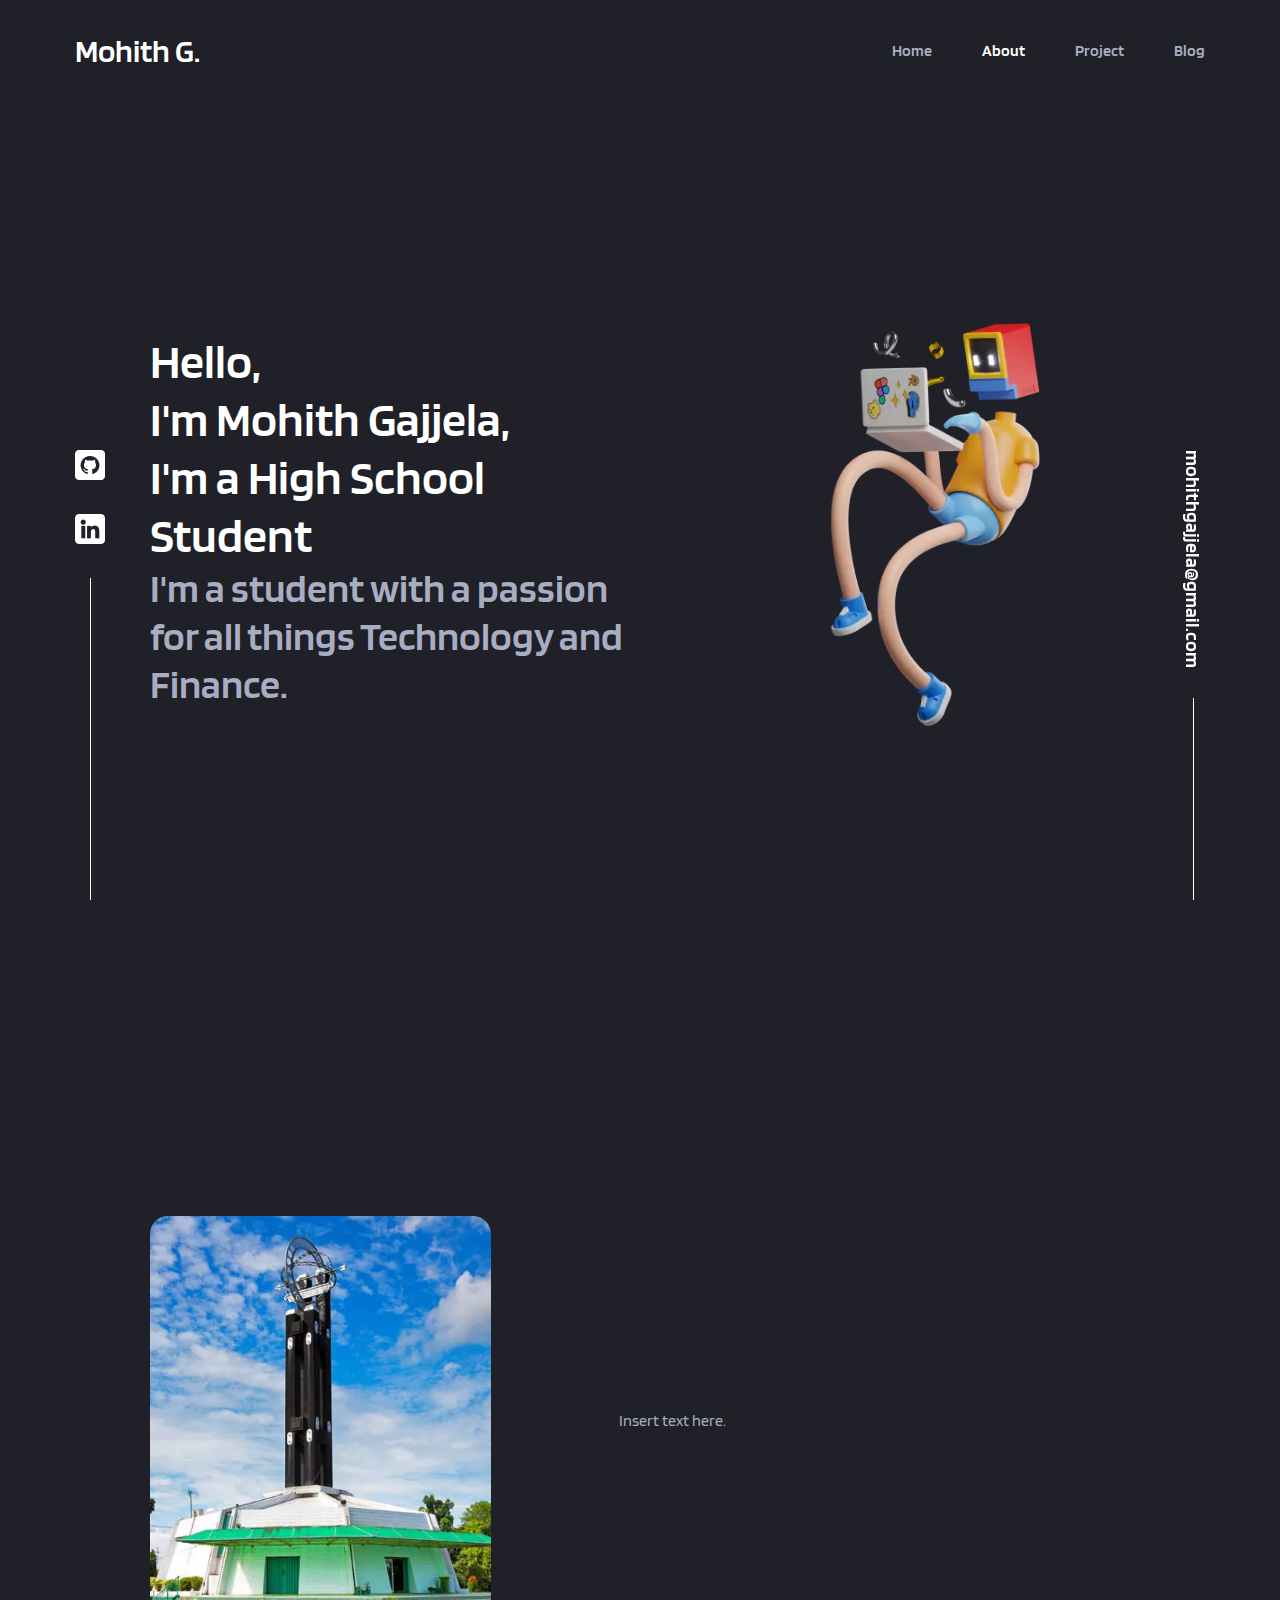
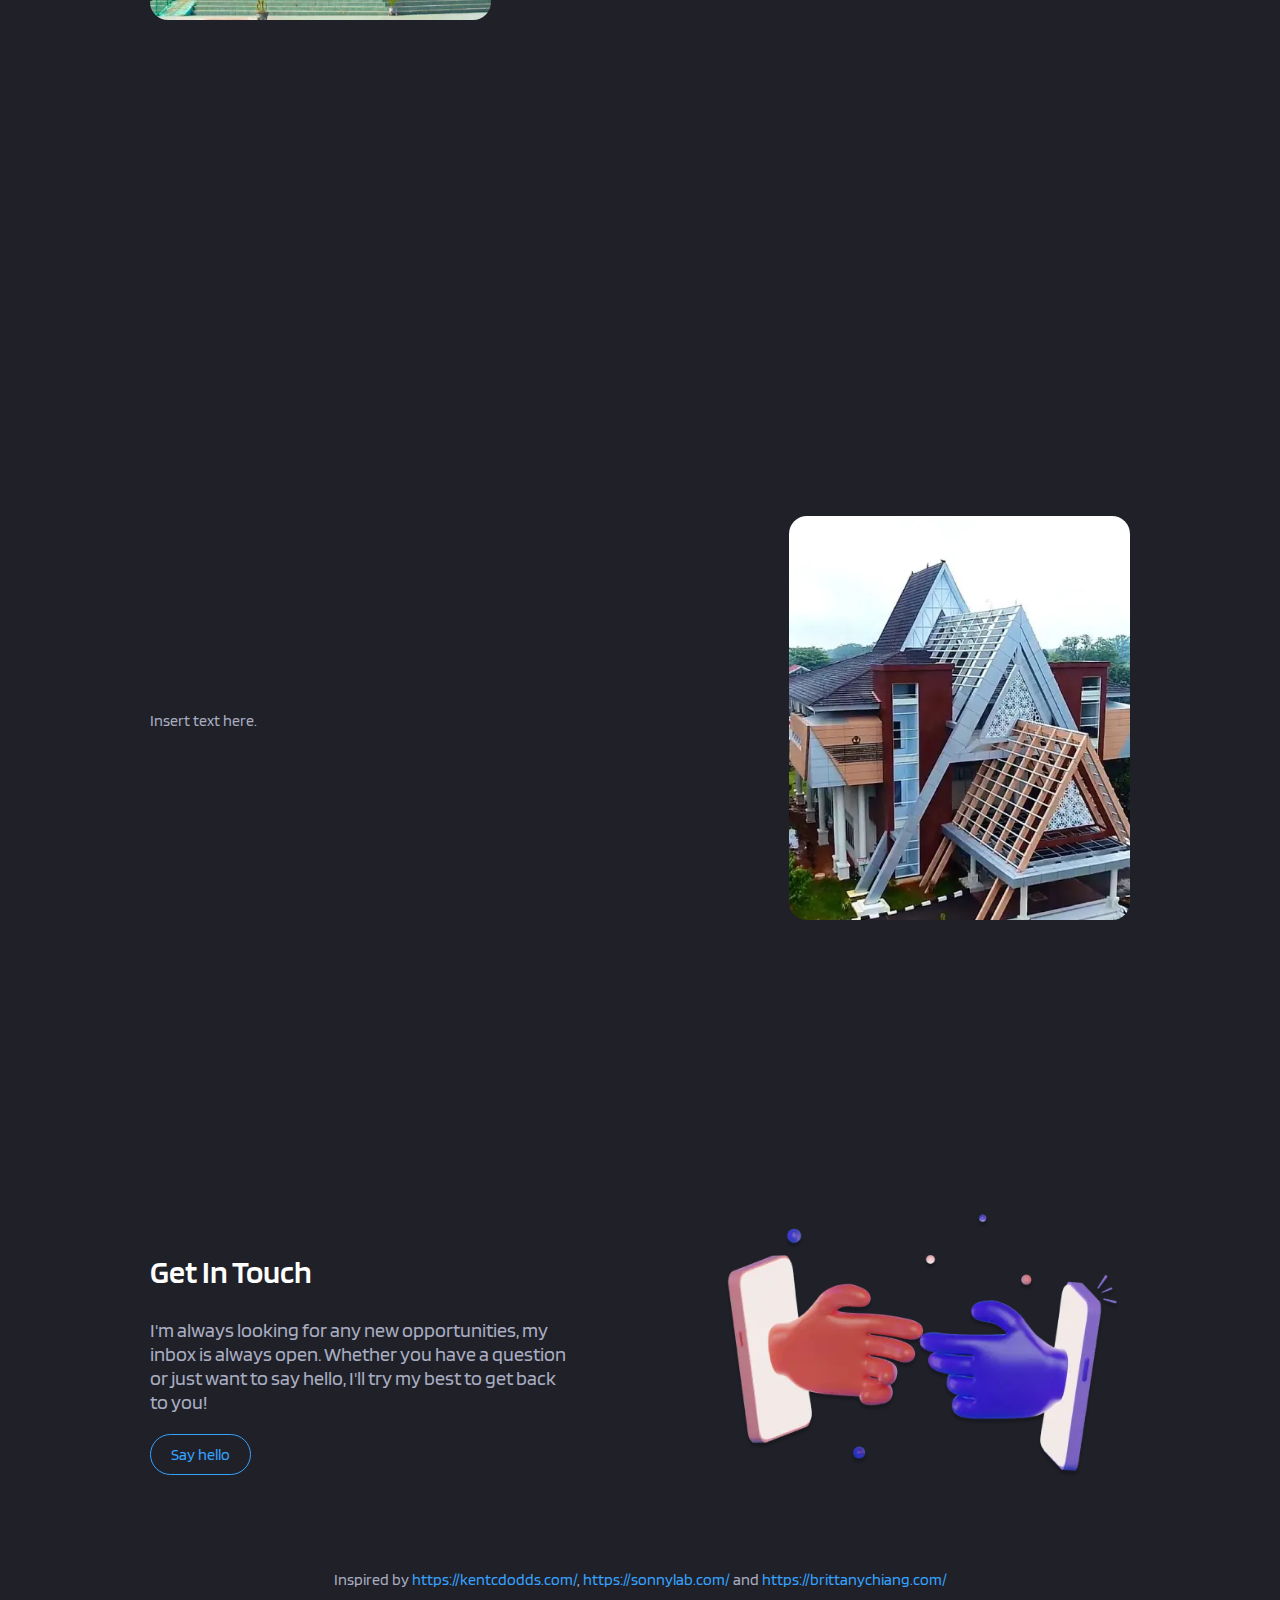
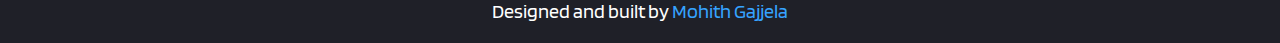
<file: about/index.html>
<!DOCTYPE html>
<html lang="en">
  <head>
    <meta charset="UTF-8" />
    <meta http-equiv="X-UA-Compatible" content="IE=edge" />
    <meta name="viewport" content="width=device-width, initial-scale=1.0" />
    <title>Mohith Gajjela | About</title>
    <link rel="preconnect" href="https://fonts.googleapis.com" />
    <link rel="preconnect" href="https://fonts.gstatic.com" crossorigin />
    <link
      href="https://fonts.googleapis.com/css2?family=Blinker:wght@400;600;700;800&display=swap"
      rel="stylesheet"
    />
    <link rel="stylesheet" href="/assets/css/index.css" />
  </head>
  <body>
    <header>
      <nav>
        <div class="nav-child">
          <a href="/" class="logo">Mohith G.</a>
          <div class="nav-menu-icon"></div>
        </div>
        <ul>
          <li><a href="/">Home</a></li>
          <li><a href="/about" class="active">About</a></li>
          <li><a href="/project">Project</a></li>
          <li><a href="/blog">Blog</a></li>
        </ul>
      </nav>
      <section>
        <article>
          <p>
            Hello,<br />I'm Mohith Gajjela,<br />I'm a High School Student
          </p>
          <p>
            I'm a student with a passion for all things Technology and Finance.
          </p>
        </article>
        <div>
          <img
            src="/assets/images/hero-about-illustration.webp"
            alt="hero about page ilustration"
          />
        </div>
      </section>
    </header>
    <aside>
      <address>
        <a
          href="https://github.com/Mohith26"
          target="_blank"
          rel="noreferrer noopener"
        >
          <img src="/assets/images/github.png" alt="icon github" />
        </a>
        <a
          href="https://www.linkedin.com/in/mohith-gajjela/"
          target="_blank"
          rel="noreferrer noopener"
        >
          <img src="/assets/images/linkedin.png" alt="icon linkedin" />
        </a>
        <div></div>
      </address>
      <address>
        <a href="mailto: mohithgajjela@gmail.com">mohithgajjela@gmail.com</a>
        <div></div>
      </address>
    </aside>
    <aside class="social-media-mobile">
      <a
        href="https://github.com/Mohith26"
        target="_blank"
        rel="noreferrer noopener"
      >
        <img src="/assets/images/github.png" alt="github icon" />
      </a>
      <a
        href="https://www.linkedin.com/in/mohith-gajjela/"
        target="_blank"
        rel="noreferrer noopener"
      >
        <img src="/assets/images/linkedin.png" alt="linkedin icon" />
      </a>
      <div>
        <img src="/assets/icons/network.svg" alt="link social media icon" />
      </div>
    </aside>
    <main>
      <section class="about">
        <div>
          <img
            src="/assets/images/about-image-1.webp"
            alt="tugu khatulistiwa"
          />
        </div>
        <p>
          Insert text here.
        </p>
      </section>
      <section class="about">
        <div>
          <img
            src="/assets/images/about-image-2.webp"
            alt="Tanjungpura University"
          />
        </div>
        <p>
          Insert text here.
        </p>
      </section>
      <section class="contact">
        <article>
          <h2>Get In Touch</h2>
          <p>
            I'm always looking for any new opportunities, my
            inbox is always open. Whether you have a question or just want to
            say hello, I'll try my best to get back to you!
          </p>
          <a href="mailto:mohithgajjela@gmail.com">Say hello</a>
        </article>
        <div>
          <img
            src="/assets/images/get-in-touch-ilustration.webp"
            alt="get in touch ilustration"
          />
        </div>
      </section>
    </main>
    <footer>
      <p>
        Inspired by
        <a href="https://kentcdodds.com/">https://kentcdodds.com/</a>,
        <a href="https://sonnylab.com/">https://sonnylab.com/</a> and
        <a href="https://brittanychiang.com/">https://brittanychiang.com/</a>
      </p>
      <p>Designed and built by <span>Mohith Gajjela</span></p>
    </footer>
    <script src="/assets/js/index.js"></script>
  </body>
</html>
</file>
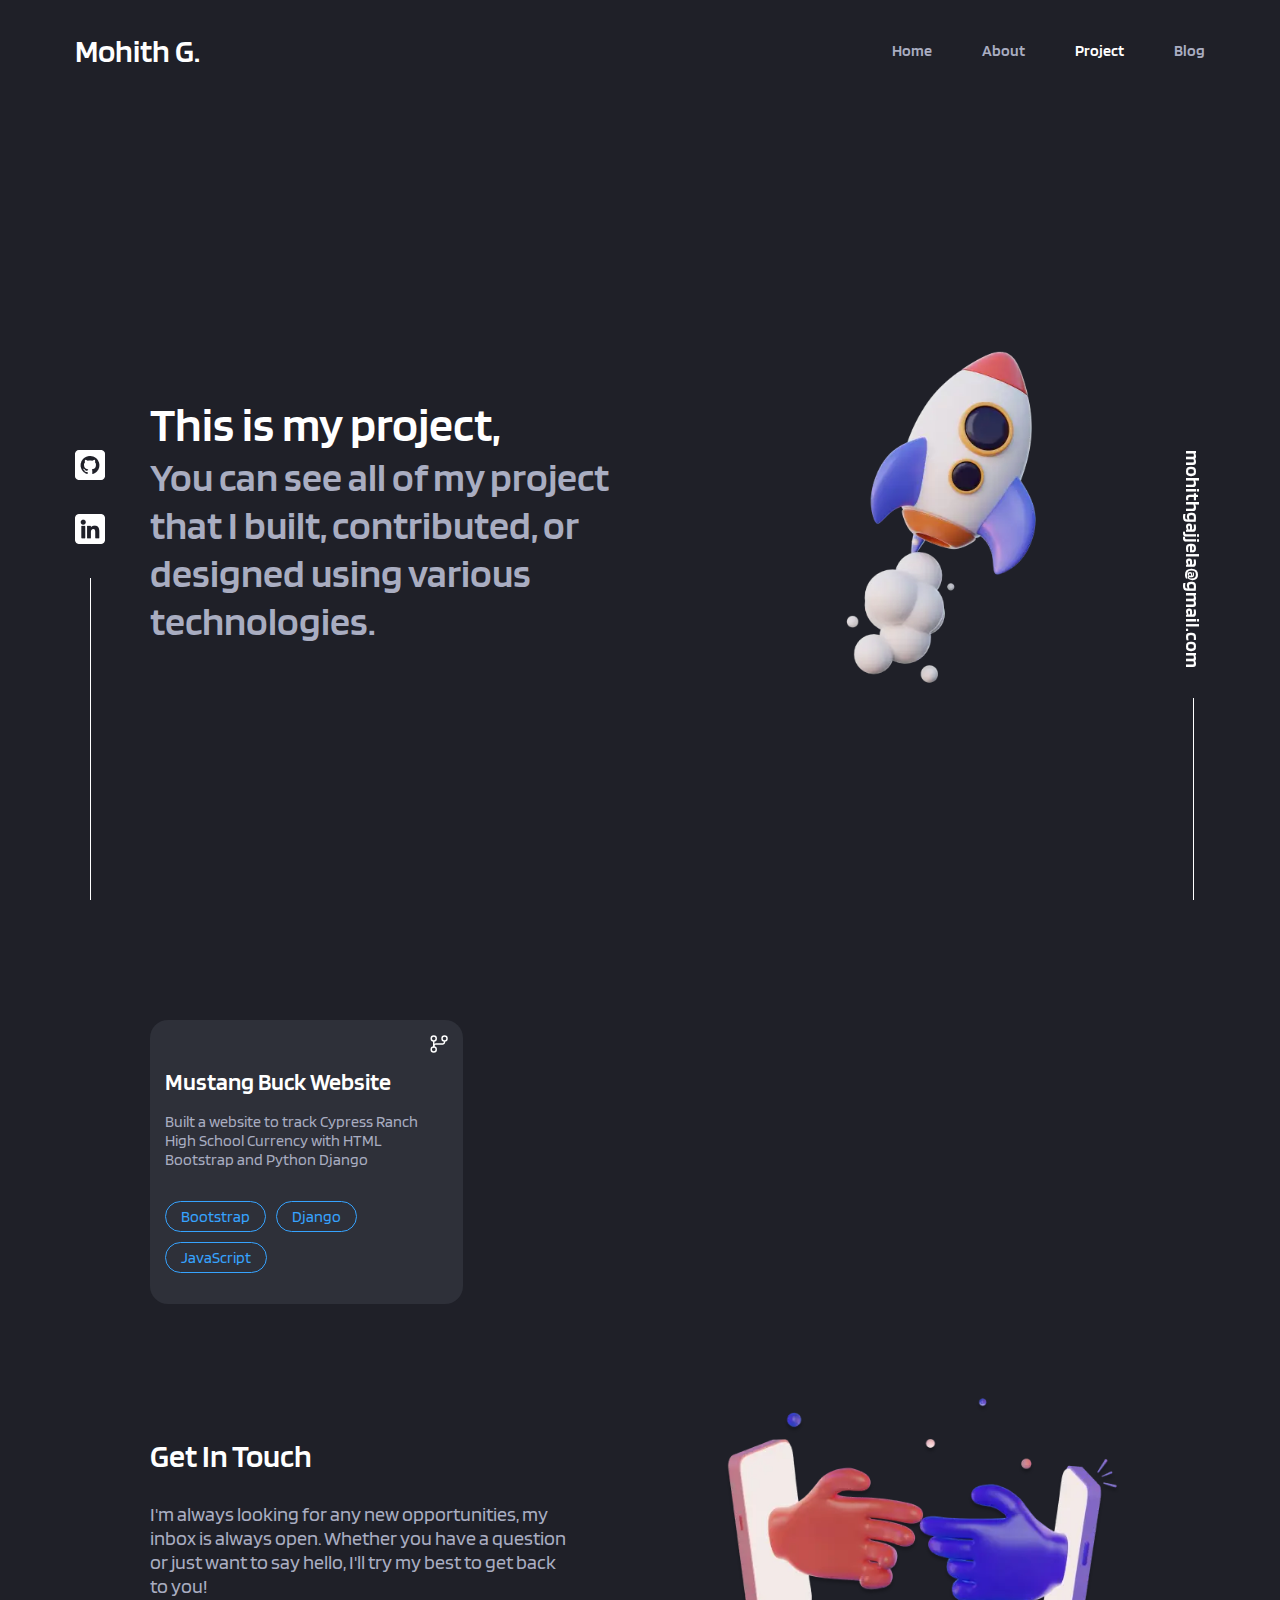
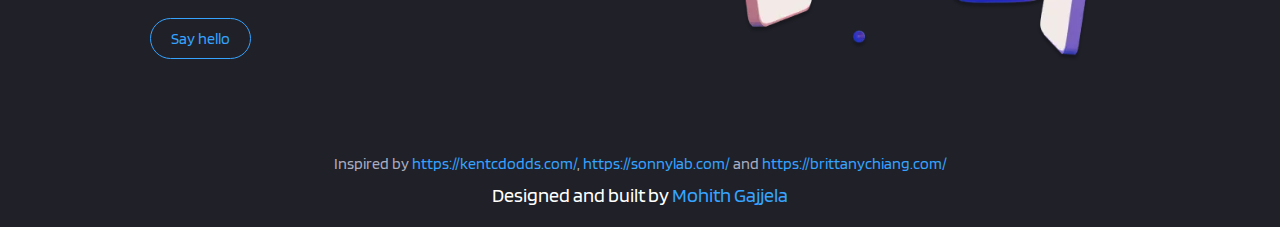
<file: project/index.html>
<!DOCTYPE html>
<html lang="en">
  <head>
    <meta charset="UTF-8" />
    <meta http-equiv="X-UA-Compatible" content="IE=edge" />
    <meta name="viewport" content="width=device-width, initial-scale=1.0" />
    <title>Mohith Gajjela | Project</title>
    <link rel="preconnect" href="https://fonts.googleapis.com" />
    <link rel="preconnect" href="https://fonts.gstatic.com" crossorigin />
    <link
      href="https://fonts.googleapis.com/css2?family=Blinker:wght@400;600;700;800&display=swap"
      rel="stylesheet"
    />
    <link rel="stylesheet" href="/assets/css/index.css" />
  </head>

  <body>
    <header>
      <nav>
        <div class="nav-child">
          <a href="/" class="logo">Mohith G.</a>
          <div class="nav-menu-icon"></div>
        </div>
        <ul>
          <li><a href="/">Home</a></li>
          <li><a href="/about">About</a></li>
          <li><a href="/project" class="active">Project</a></li>
          <li><a href="/blog">Blog</a></li>
        </ul>
      </nav>

      <section>
        <article>
          <p>This is my project,</p>
          <p>
            You can see all of my project that I built, contributed, or designed
            using various technologies.
          </p>
        </article>
        <div>
          <img
            src="/assets/images/hero-project-illustration.webp"
            alt="hero project page ilustration"
          />
        </div>
      </section>
    </header>
    <aside>
      <address>
        <a
          href="https://github.com/Mohith26"
          target="_blank"
          rel="noreferrer noopener"
        >
          <img src="/assets/images/github.png" alt="icon github" />
        </a>
        <a
          href="https://www.linkedin.com/in/mohith-gajjela/"
          target="_blank"
          rel="noreferrer noopener"
        >
          <img src="/assets/images/linkedin.png" alt="icon linkedin" />
        </a>
        <div></div>
      </address>
      <address>
        <a href="mailto: mohithgajjela@gmail.com">mohithgajjela@gmail.com</a>
        <div></div>
      </address>
    </aside>
    <aside class="social-media-mobile">
      <a
        href="https://github.com/Mohith26"
        target="_blank"
        rel="noreferrer noopener"
      >
        <img src="/assets/images/github.png" alt="github icon" />
      </a>
      <a
        href="https://www.linkedin.com/in/mohith-gajjela/"
        target="_blank"
        rel="noreferrer noopener"
      >
        <img src="/assets/images/linkedin.png" alt="linkedin icon" />
      </a>
      <div>
        <img src="/assets/icons/network.svg" alt="link social media icon" />
      </div>
    </aside>

    <main>
      <section class="projects">
        <div>
          <article>
            <div>
              <a
                href="https://github.com/Overthrowing/MustangCentral"
                target="_blank"
                rel="noreferrer noopener"
              >
                <img src="/assets/icons/github.svg" alt="github icon" />
              </a>
            </div>
            <h3>Mustang Buck Website</h3>
            <p>
              Built a website to track Cypress Ranch High School Currency with HTML Bootstrap and Python Django
            </p>
            <ul>
              <li>Bootstrap</li>
              <li>Django</li>
              <li>JavaScript</li>
            </ul>
          </article>
        </div>
      </section>
      <section class="contact">
        <article>
          <h2>Get In Touch</h2>
          <p>
            I'm always looking for any new opportunities, my
            inbox is always open. Whether you have a question or just want to
            say hello, I'll try my best to get back to you!
          </p>
          <a href="mailto: mohithgajjela@gmail.com">Say hello</a>
        </article>
        <div>
          <img
            src="/assets/images/get-in-touch-ilustration.webp"
            alt="get in touch ilustration"
          />
        </div>
      </section>
    </main>
    <footer>
      <p>
        Inspired by
        <a href="https://kentcdodds.com/">https://kentcdodds.com/</a>,
        <a href="https://sonnylab.com/">https://sonnylab.com/</a> and
        <a href="https://brittanychiang.com/">https://brittanychiang.com/</a>
      </p>
      <p>Designed and built by <span>Mohith Gajjela</span></p>
    </footer>

    <script src="/assets/js/index.js"></script>
  </body>
</html>
</file>
<file: assets/css/index.css>
:root {
  --color-black: #1f2028;
  --color-gray: #a9adc1;
  --color-white: #ffffff;
  --color-blue: #36a3ff;
  --color-dark-gray: #2e3039;
}

* {
  font-family: "Blinker", sans-serif;
  box-sizing: border-box;
}

body {
  background-color: var(--color-black);
  color: var(--color-gray);
  margin: 0;
  padding: 0;
}

/**
 header 
 */

/* navbar */
header nav {
  width: 100%;
  background-color: var(--color-black);
  padding: 25px 75px;
  display: flex;
  align-items: center;
  position: fixed;
  top: 0;
  transition: all 0.5s ease;
}

header nav.scroll {
  top: 10px;
  width: calc(100% - 50px);
  margin: 0 25px;
  padding: 15px 50px;
  border-radius: 18px;
  box-shadow: 0 4px 4px 0 rgba(0, 0, 0, 0.25);
}

header nav a {
  text-decoration: none;
}

header nav .nav-child {
  display: flex;
  justify-content: space-between;
  align-items: center;
  width: 100%;
}

header nav .nav-child .nav-menu-icon {
  display: none;
  height: 24px;
  width: 24px;
  background: url(/assets/icons/menu.svg);
  background-position: center;
  background-size: contain;
}

header nav .nav-child .nav-menu-icon.close {
  background: url(/assets/icons/close.svg);
  background-position: center;
  background-size: contain;
}

header nav .logo {
  font-weight: 600;
  font-size: 32px;
  color: var(--color-white);
}

header nav ul {
  display: flex;
  gap: 50px;
}

header nav ul li {
  list-style: none;
}

header nav ul li a {
  font-size: 24;
  font-weight: 600;
  color: var(--color-gray);
}

header nav ul li a:hover {
  color: var(--color-white);
}

header nav ul li a.active {
  color: var(--color-white);
}

/* hero */
header section {
  margin-top: 70px;
  min-height: 100vh;
  display: flex;
  align-items: center;
  justify-items: center;
  gap: 10vw;
  padding: 0 150px;
}

header section article {
  flex: 4;
}

header section article p {
  margin: 0;
}

header section.home article p:last-of-type {
  font-weight: 400;
  font-size: 36px;
  color: var(--color-white);
  margin-bottom: 25px;
}

header section.home article p:last-of-type span {
  color: var(--color-blue);
}

header section.home article p:nth-last-of-type(2) {
  font-size: 68px;
  font-weight: 600;
  color: var(--color-white);
}

header section.home article p:nth-last-of-type(3) {
  font-size: 24px;
  font-weight: 400;
}

header section.home article a {
  display: inline-block;
  text-decoration: none;
  color: var(--color-black);
  padding: 10px 20px;
  background-color: var(--color-blue);
  border-radius: 50px;
  font-weight: 400;
  font-size: 20px;
  transition: all 0.5s ease;
}

header section.home article a:hover {
  transform: scale(1.05);
}

header section article p:first-child {
  font-size: 48px;
  font-weight: 600;
  color: var(--color-white);
}

header section article p:last-child {
  font-weight: 600;
  font-size: 40px;
}

header section div {
  flex: 3;
}

header section div img {
  width: 100%;
}

/* aside */
aside address:first-child {
  position: fixed;
  height: 50vh;
  left: 75px;
  bottom: 0;
  display: flex;
  flex-direction: column;
  gap: 30px;
  align-items: center;
}

aside address:last-child {
  position: fixed;
  height: 50vh;
  right: 75px;
  bottom: 0;
  display: flex;
  flex-direction: column;
  gap: 30px;
  align-items: center;
}

aside.social-media-mobile {
  display: none;
}

aside address:last-child a {
  font-size: 20px;
  font-weight: 600;
  font-style: normal;
  text-decoration: none;
  color: var(--color-white);
  writing-mode: vertical-rl;
  text-orientation: mixed;
}

aside address div {
  flex: 1;
  width: 1px;
  background-color: var(--color-white);
}

/**
 main 
 */

/* about section */
main section.about {
  min-height: 100vh;
  display: flex;
  align-items: center;
  justify-items: center;
  gap: 10vw;
  padding: 0 150px;
}

main section.about:nth-of-type(even) {
  flex-direction: row-reverse;
}

main section.about:nth-of-type(odd) {
  flex-direction: row;
}

main section.about > p {
  flex: 3;
}

main section.about article {
  flex: 3;
}

main section.about article h2 {
  font-weight: 600;
  font-size: 32px;
  color: var(--color-white);
}

main section.about article p {
  font-weight: 400;
  font-size: 16px;
}

main section.about article ul {
  display: flex;
  flex-wrap: wrap;
  list-style: none;
  padding-left: 0;
  gap: 10px;
}

main section.about article ul li {
  color: var(--color-blue);
  border: 1px solid var(--color-blue);
  border-radius: 25px;
  padding: 5px 15px;
  font-weight: 400;
  font-size: 20px;
}

main section.about div {
  flex: 2;
}

main section.about img {
  border-radius: 18px;
  width: 100%;
}

/* experience section */
main section.experience {
  display: flex;
  flex-direction: column;
  justify-items: center;
  padding: 50px 150px;
}

main section.experience h2 {
  font-weight: 600;
  font-size: 32px;
  color: var(--color-white);
}

main section.experience > article {
  display: flex;
  gap: 10vw;
  justify-items: center;
  align-items: center;
}

main section.experience > article > section:first-child {
  flex: 2;
}

main section.experience > article > section:first-child h3 {
  font-size: 24px;
  font-weight: 600;
  margin: 0;
  padding: 0;
  cursor: pointer;
  transition: all 0.5ms ease-in;
}

main section.experience > article > section:first-child h3.active {
  color: var(--color-white);
}

main section.experience > article > section:first-child ul {
  padding: 10px 20px 15px 0;
  margin: 0;
  padding-left: 20px;
  cursor: pointer;
}

main section.experience > article > section:first-child li {
  font-size: 20px;
  padding: 0;
  margin: 0;
  transition: all 0.5ms ease-in;
}

main section.experience > article > section:first-child li.active {
  color: var(--color-white);
}

main section.experience > article > section:first-child article:hover h3,
main section.experience > article > section:first-child article:hover li {
  color: var(--color-white);
}

main section.experience > article > section:last-child {
  flex: 3;
  padding: 35px;
  border-radius: 18px;
  background-color: var(--color-dark-gray);
}

main section.experience > article > section:last-child p {
  font-size: 16px;
  font-weight: 400;
}

/* project section  */
main section.projects {
  display: flex;
  flex-direction: column;
  justify-items: center;
  padding: 50px 150px;
}

main section.projects h2 {
  font-weight: 600;
  font-size: 32px;
  color: var(--color-white);
}

main section.projects > div:first-of-type {
  display: grid;
  grid-template-columns: repeat(auto-fill, minmax(260px, 1fr));
  gap: 20px;
}

main section.projects div article {
  display: flex;
  flex-direction: column;
  padding: 15px;
  background-color: var(--color-dark-gray);
  border-radius: 18px;
  transition: all 0.5ms ease-in;
}

main section.projects div article:hover {
  outline-offset: 4px;
  outline: 3px solid var(--color-white);
}

main section.projects div article div {
  display: flex;
  justify-content: end;
}

main section.projects div article div img {
  width: 18px;
  margin-left: 5px;
  cursor: pointer;
}

main section.projects div article h3 {
  font-size: 24px;
  font-weight: 600;
  color: var(--color-white);
  margin: 10px 0 0 0;
  padding: 0;
}

main section.projects div article p {
  font-size: 16px;
  font-weight: 400;
  flex: 1;
}

main section.projects div article ul {
  display: flex;
  flex-wrap: wrap;
  list-style: none;
  padding-left: 0;
  gap: 10px;
}

main section.projects div article ul li {
  color: var(--color-blue);
  border: 1px solid var(--color-blue);
  border-radius: 25px;
  padding: 5px 15px;
  font-weight: 400;
  font-size: 16px;
}

main section.projects div.more {
  margin-top: 15px;
}

/* blog section */
main section.blog {
  display: flex;
  flex-direction: column;
  justify-items: center;
  padding: 50px 150px;
}

main section.blog h2 {
  font-weight: 600;
  font-size: 32px;
  color: var(--color-white);
}

main section.blog > div:first-of-type {
  display: grid;
  grid-template-columns: repeat(auto-fill, minmax(260px, 1fr));
  gap: 20px;
}

figure {
  margin: 0;
  cursor: pointer;
}

figure div img {
  width: 100%;
  border-radius: 18px;
  object-fit: cover;
  transition: all 0.5ms ease-in;
  aspect-ratio: 1/1.3;
}

figure:hover div img {
  outline-offset: 4px;
  outline: 3px solid var(--color-white);
}

figure figcaption {
  font-size: 24px;
  font-weight: 600;
  margin: 10px 0;
  color: var(--color-white);
}

figure time {
  margin-bottom: 10px;
}

/* contact section */
main section.contact {
  display: flex;
  align-items: center;
  justify-items: center;
  gap: 10vw;
  padding: 0 150px;
}

main section.contact > div {
  flex: 1;
}

main section.contact div img {
  width: 100%;
}

main section.contact article {
  flex: 1;
}

main section.contact article h2 {
  color: var(--color-white);
  font-size: 32px;
  font-weight: 600;
}

main section.contact article p {
  font-size: 20px;
  font-weight: 400;
}

main section.contact article a {
  display: inline-block;
  padding: 10px 20px;
  text-decoration: none;
  color: var(--color-blue);
  border: 1px solid var(--color-blue);
  border-radius: 25px;
  cursor: pointer;
  transition: all 0.5s ease;
}

main section.contact article a:hover {
  color: var(--color-black);
  background-color: var(--color-blue);
}

/* footer */
footer {
  display: flex;
  flex-direction: column;
  align-items: center;
  padding: 40px 25px 0 25px;
}

footer p {
  margin-top: 0;
  text-align: center;
}

footer p:first-child {
  font-size: 16px;
  font-weight: 400;
  margin-bottom: 10px;
}

footer p:last-child {
  font-size: 20px;
  font-weight: 400;
  color: var(--color-white);
  margin-bottom: 20px;
}

footer p span {
  color: var(--color-blue);
}

footer p a {
  text-decoration: none;
  color: var(--color-blue);
}

/* component */

/* more button */
div.more {
  width: 100%;
  display: flex;
  flex-direction: row-reverse;
}

div.more a {
  text-decoration: none;
  color: var(--color-white);
  font-weight: 400;
  font-size: 16px;
  display: flex;
  padding: 10px 15px;
  border: 1px solid var(--color-white);
  border-radius: 25px;
  transition: all 0.5s ease;
}

div.more a img {
  width: 18px;
  height: auto;
  margin-left: 5px;
}

div.more a:hover {
  transform: scale(1.05);
}

@media (max-width: 1024px) {
  header nav {
    padding: 25px 50px;
  }

  header nav.scroll {
    padding: 15px 25px;
  }
}

@media (max-width: 960px) {
  aside address:first-child {
    left: 50px;
  }

  aside address:last-child {
    right: 50px;
  }

  header section,
  header section.home,
  main section.about,
  main section.experience,
  main section.projects,
  main section.blog,
  main section.contact {
    padding: 0 100px;
  }
}

@media (max-width: 780px) {
  aside {
    display: none;
  }

  aside.social-media-mobile {
    position: fixed;
    bottom: 25px;
    right: 50px;
    display: flex;
    flex-direction: column;
    gap: 20px;
    align-items: center;
    transition: all 0.5s ease;
  }

  aside.social-media-mobile.hidden {
    transform: scale(0);
  }

  aside.social-media-mobile div {
    background-color: var(--color-blue);
    width: 50px;
    height: 50px;
    border-radius: 50%;
    display: flex;
    justify-content: center;
    align-items: center;
    z-index: 10;
  }

  aside.social-media-mobile div img {
    width: 25px;
    margin: 0 2px 2px 0;
  }

  aside.social-media-mobile a {
    border: 5px solid var(--color-white);
    background-color: var(--color-dark-gray);
    width: 40px;
    height: 40px;
    border-radius: 50%;
    display: flex;
    justify-content: center;
    align-items: center;
    transition: all 0.3s ease-in;
  }

  aside.social-media-mobile a:nth-of-type(1) {
    transform: translateY(120px) rotate(360deg);
  }

  aside.social-media-mobile a:nth-of-type(2) {
    transform: translateY(60px) rotate(180deg);
  }

  aside.social-media-mobile.show a {
    transform: translateY(0);
  }

  header section,
  header section.home,
  main section.about,
  main section.experience,
  main section.projects,
  main section.blog,
  main section.contact {
    padding: 0 50px;
  }
}

@media (max-width: 768px) {
  header nav {
    padding: 25px 25px;
    flex-direction: column;
  }

  aside.social-media-mobile {
    right: 25px;
  }

  header section,
  header section.home,
  main section.about,
  main section.experience,
  main section.projects,
  main section.blog,
  main section.contact {
    padding: 0 25px;
  }

  header nav .nav-child .nav-menu-icon {
    display: block;
    cursor: pointer;
  }

  header nav ul {
    display: none;
  }

  header nav ul.nav-mobile-show {
    width: 100%;
    display: flex;
    flex-direction: column;
    align-items: flex-end;
  }

  main section.about:nth-of-type(even),
  main section.about:nth-of-type(odd) {
    margin-top: 50px;
    flex-direction: column;
  }

  main section.experience > article {
    flex-direction: column;
    gap: 10px;
    overflow: hidden;
  }

  main section.experience > article section:first-child {
    width: 100%;
    display: flex;
    gap: 20px;
    overflow-x: auto;
    flex-basis: 100px;
  }

  main section.experience > article section::-webkit-scrollbar {
    display: none;
  }

  main section.experience > article section:first-child article {
    flex-basis: 250px;
    flex-grow: 0;
    flex-shrink: 0;
  }

  main section.experience > article section:last-child {
    width: 100%;
  }

  header section,
  header section.home,
  main section.contact {
    flex-direction: column-reverse;
  }

  header section {
    margin-bottom: 50px;
  }
}
</file>
